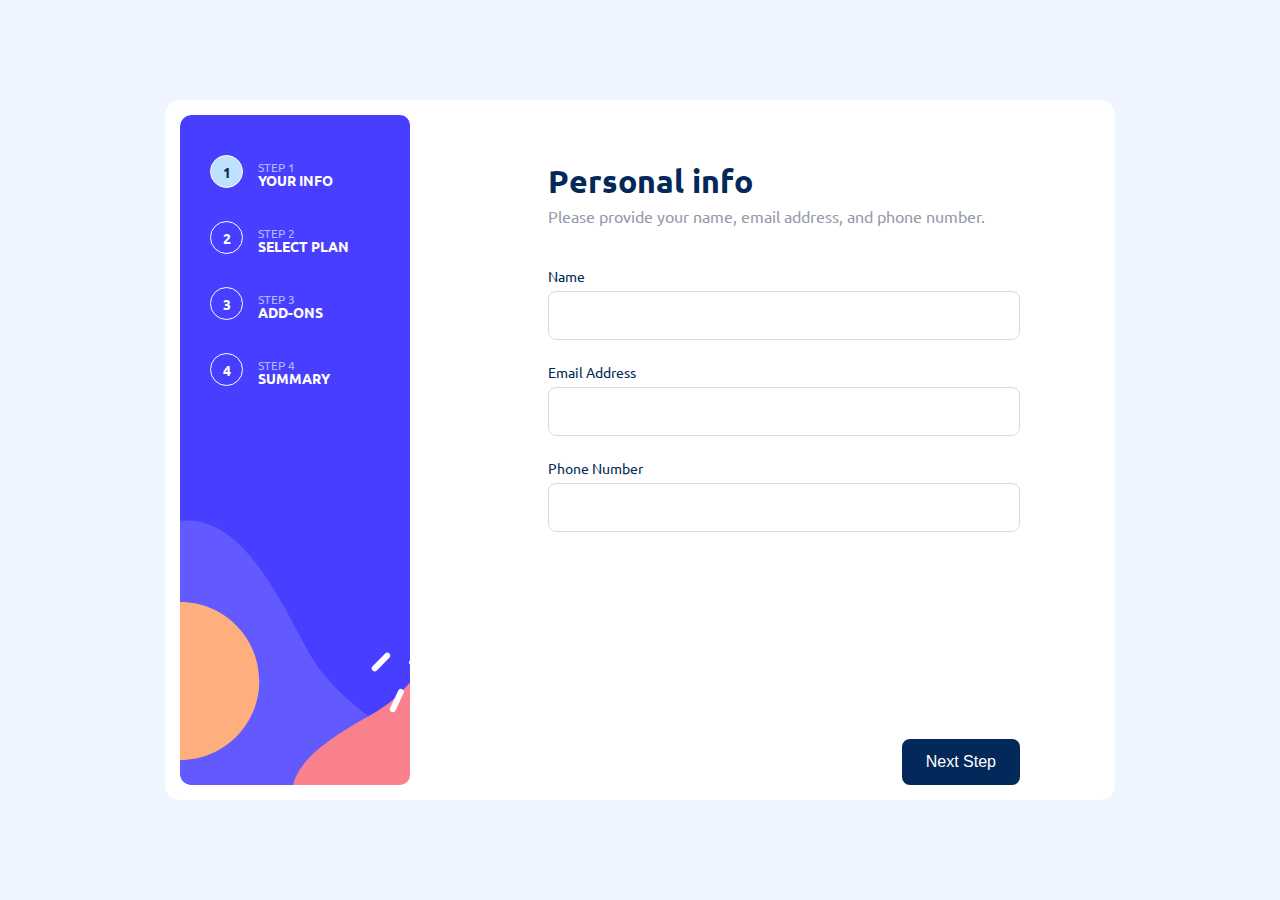
<file: index.html>
<!DOCTYPE html>
<html lang="en">
  <head>
    <meta charset="UTF-8" />
    <meta name="viewport" content="width=device-width, initial-scale=1.0" />
    <link rel="stylesheet" href="style/global.css" />
    <title>Document</title>
  </head>
  <body>
    <main>
      <section class="sidebar">
        <div class="step">
          <div class="step-number active">
            <span>1</span>
          </div>
          <div class="step-info">
            <span>STEP 1</span>
            <p>YOUR INFO</p>
          </div>
        </div>
        <div class="step">
          <div class="step-number">
            <span>2</span>
          </div>
          <div class="step-info">
            <span>STEP 2</span>
            <p>SELECT PLAN</p>
          </div>
        </div>
        <div class="step">
          <div class="step-number">
            <span>3</span>
          </div>
          <div class="step-info">
            <span>STEP 3</span>
            <p>ADD-ONS</p>
          </div>
        </div>
        <div class="step">
          <div class="step-number">
            <span>4</span>
          </div>
          <div class="step-info">
            <span>STEP 4</span>
            <p>SUMMARY</p>
          </div>
        </div>
      </section>
      <section class="main-content">
        <!-- form 1 -->
        <div class="step-content activestep">
          <div class="content">
            <div class="title">
              <span>Personal info</span>
              <p>Please provide your name, email address, and phone number.</p>
            </div>
            <form>
              <label>
                <div class="label-title">
                  <span>Name</span>
                  <p class="requiredText">This field is required</p>
                </div>

                <input type="text" id="name" placeholder="" required />
              </label>
              <label>
                <div class="label-title">
                  <span>Email Address</span>
                  <p class="requiredText">This field is required</p>
                </div>

                <input type="email" id="email" required />
              </label>
              <label>
                <div class="label-title">
                  <span>Phone Number</span>
                  <p class="requiredText">This field is required</p>
                </div>

                <input type="text" id="phone" required />
              </label>
            </form>
          </div>
          <div class="pagination">
            <button class="next" id="next-1">Next Step</button>
          </div>
        </div>
        <!-- form 2 -->
        <div class="step-content">
          <div class="content">
            <div class="title">
              <span>Select your plan</span>
              <p>You have the option of monthly or yearly billing.</p>
            </div>
            <div class="plan-container">
              <div data-value="arcade" class="plan activeplan">
                <img src="assets/images/icon-arcade.svg" alt="arcade" />
                <div class="price">
                  <h3>Arcade</h3>
                  <span class="priceText">$9/mo</span>
                  <p class="monthFree">2 months free</p>
                </div>
              </div>
              <div data-value="advanced" class="plan">
                <img src="assets/images/icon-advanced.svg" alt="advanced" />
                <div class="price">
                  <h3>Advanced</h3>
                  <span class="priceText">$12/mo</span>
                  <p class="monthFree">2 months free</p>
                </div>
              </div>
              <div data-value="pro" class="plan">
                <img src="assets/images/icon-pro.svg" alt="pro" />
                <div class="price">
                  <h3>Pro</h3>
                  <span class="priceText">$15/mo</span>
                  <p class="monthFree">2 months free</p>
                </div>
              </div>
            </div>
            <div class="plan-type">
              <span class="moSpan togSpan">Monthly</span>
              <div class="toggle-switch">
                <input class="toggle-input" id="toggle" type="checkbox" />
                <label class="toggle-label" for="toggle"></label>
              </div>
              <span class="yrSpan">Yearly</span>
            </div>
          </div>
          <div class="pagination">
            <button class="back" id="back-2">Go Back</button>
            <button class="next" id="next-2">Next Step</button>
          </div>
        </div>
        <!-- form 3 -->
        <div class="step-content">
          <div class="content">
            <div class="title">
              <span>Pick add-ons</span>
              <p>Add-ons help enhance your gaming experience.</p>
            </div>
            <!-- addon 1 -->
            <div class="addons-container">
              <div class="addon" id="addOn1">
                <div class="checkbox">
                  <input data-addon="1" class="addonCheckbox" type="checkbox" />
                </div>
                <div class="addon-title">
                  <h3>Online service</h3>
                  <p>Access to multiplayer games</p>
                </div>
                <div class="addon-price">
                  <span>+$1/mo</span>
                </div>
              </div>
            </div>
            <!-- addon 2 -->
            <div class="addons-container">
              <div class="addon" id="addOn2">
                <div class="checkbox">
                  <input data-addon="2" class="addonCheckbox" type="checkbox" />
                </div>
                <div class="addon-title">
                  <h3>Larger storage</h3>
                  <p>Extra 1TB of cloud save</p>
                </div>
                <div class="addon-price">
                  <span>+$2/mo</span>
                </div>
              </div>
            </div>
            <!-- addon 2 -->
            <div class="addons-container">
              <div class="addon" id="addOn3">
                <div class="checkbox">
                  <input data-addon="3" class="addonCheckbox" type="checkbox" />
                </div>
                <div class="addon-title">
                  <h3>Customizable profile</h3>
                  <p>Custom theme on your profile</p>
                </div>
                <div class="addon-price">
                  <span>+$2/mo</span>
                </div>
              </div>
            </div>
          </div>
          <div class="pagination">
            <button class="back" id="back-3">Go Back</button>
            <button class="next" id="next-3">Next Step</button>
          </div>
        </div>
        <!--form 4 summary-->
        <div class="step-content">
          <div class="content">
            <div class="title">
              <span>Finishing up</span>
              <p>Double-check everything looks OK before confirming.</p>
            </div>
            <div class="summary">
              <div class="summ1">
                <div class="sum-left">
                  <span id="planType">Arcade (monthly)</span>
                  <button id="change">Change</button>
                </div>
                <div class="sum-right">
                  <span id="planMoney">$9/mo</span>
                </div>
              </div>
              <div class="underline"></div>
              <div class="summ2">
                <div class="summ-addon sumadd1">
                  <p>Online service</p>
                  <span class="sumaddprice1">+1/mo</span>
                </div>
                <div class="summ-addon sumadd2">
                  <p>Larger storage</p>
                  <span class="sumaddprice2">+1/mo</span>
                </div>
                <div class="summ-addon sumadd3">
                  <p>Customizable profile</p>
                  <span class="sumaddprice3">+2/mo</span>
                </div>
              </div>
            </div>
            <div class="total">
              <p>Total (per month)</p>
              <span id="total">$12/mo</span>
            </div>
          </div>
          <div class="pagination">
            <button class="back" id="back-4">Go Back</button>
            <button class="next" id="confirm">Confirm</button>
          </div>
        </div>
        <!-- form 5 confirmed -->
        <div class="step-content">
          <div class="confirmed">
            <img src="assets/images/icon-thank-you.svg" alt="checkmark" />
            <span>Thank you!</span>
            <p>
              Thanks for confirming your subscription! We hope you have fun
              using our platform. If you ever need support, please feel free to
              email us at support@loremgaming.com.
            </p>
          </div>
        </div>
      </section>
    </main>

    <script src="js/main.js"></script>
  </body>
</html>
</file>
<file: style/global.css>
@font-face {
  font-family: "regular";
  src: url("../assets/fonts/Ubuntu-Regular.ttf");
}
@font-face {
  font-family: "medium";
  src: url("../assets/fonts/Ubuntu-Medium.ttf");
}
@font-face {
  font-family: "bold";
  src: url("../assets/fonts/Ubuntu-Bold.ttf");
}
/* Global reset */
*,
*::before,
*::after {
  margin: 0;
  padding: 0;
  box-sizing: border-box;
}

html,
body,
div,
span,
applet,
object,
iframe,
h1,
h2,
h3,
h4,
h5,
h6,
p,
blockquote,
pre,
a,
abbr,
acronym,
address,
big,
cite,
code,
del,
dfn,
em,
img,
ins,
kbd,
q,
s,
samp,
small,
strike,
strong,
sub,
sup,
tt,
var,
b,
u,
i,
center,
dl,
dt,
dd,
ol,
ul,
li,
fieldset,
form,
label,
legend,
table,
caption,
tbody,
tfoot,
thead,
tr,
th,
td,
article,
aside,
canvas,
details,
embed,
figure,
figcaption,
footer,
header,
hgroup,
menu,
nav,
output,
ruby,
section,
summary,
time,
mark,
audio,
video {
  margin: 0;
  padding: 0;
  border: 0;
  font-size: 100%;
  font: inherit;
  vertical-align: baseline;
  text-decoration: none;
}

/* HTML5 display-role reset for older browsers */
article,
aside,
details,
figcaption,
figure,
footer,
header,
hgroup,
menu,
nav,
section {
  display: block;
}

body {
  line-height: 1;
}

ol,
ul {
  list-style: none;
}

blockquote,
q {
  quotes: none;
}

blockquote:before,
blockquote:after,
q:before,
q:after {
  content: "";
  content: none;
}

button {
  cursor: pointer;
}

/* Global reset end */
body {
  background-color: #eff5ff;
  font-family: "regular";
  height: 100vh;
  display: flex;
  align-items: center;
  padding: 100px 20px;
  box-shadow: rgba(149, 157, 165, 0.2) 0px 8px 24px;
}
@media only screen and (max-width: 850px) {
  body {
    padding: 80px 20px;
  }
}
@media only screen and (max-width: 650px) {
  body {
    padding: 0px;
  }
}
body main {
  display: flex;
  justify-content: space-between;
  align-items: auto;
  max-width: 950px;
  width: 100%;
  height: 100%;
  margin: 0 auto;
  padding: 15px;
  background-color: #ffffff;
  border-radius: 15px;
  position: relative;
}
@media only screen and (max-width: 650px) {
  body main {
    flex-direction: column;
    background-color: transparent;
    padding: 0px;
  }
}
body main .sidebar {
  background-image: url("../assets/images/bg-sidebar-desktop.svg");
  background-size: cover;
  background-repeat: no-repeat;
  border-radius: 10px;
  padding: 40px 30px;
  width: 25%;
}
@media only screen and (max-width: 850px) {
  body main .sidebar {
    width: 30%;
    padding: 30px 15px;
  }
}
@media only screen and (max-width: 650px) {
  body main .sidebar {
    display: flex;
    justify-content: center;
    align-items: center;
    background-image: url("../assets/images/bg-sidebar-mobile.svg");
    border-radius: 0px;
    padding: 40px 0px 100px 0px;
    position: absolute;
    width: 100%;
    height: -moz-fit-content;
    height: fit-content;
  }
}
@media only screen and (max-width: 450px) {
  body main .sidebar {
    padding: 40px 0px 100px 0px;
  }
}
body main .sidebar .step {
  display: flex;
  justify-content: flex-start;
  align-items: center;
}
body main .sidebar .step:not(:last-child) {
  margin-bottom: 33px;
}
body main .sidebar .step .step-number {
  border: 1px solid white;
  padding: 10px;
  border-radius: 50%;
  height: 33px;
  width: 33px;
  display: flex;
  align-items: center;
  justify-content: center;
  margin-right: 15px;
}
body main .sidebar .step .step-number span {
  color: white;
  font-family: "bold";
  font-size: 14px;
}
body main .sidebar .step .step-info span {
  color: #abbcff;
  font-size: 12px;
}
body main .sidebar .step .step-info p {
  color: #ffffff;
  font-size: 14px;
  font-family: "bold";
}
@media only screen and (max-width: 650px) {
  body main .sidebar .step .step-info {
    display: none;
  }
}
body main .sidebar .step .active {
  background-color: #bee2fd;
}
body main .sidebar .step .active span {
  color: #022959;
}
@media only screen and (max-width: 650px) {
  body main .sidebar .step {
    margin-bottom: 0px;
  }
  body main .sidebar .step:not(:last-child) {
    margin-bottom: 0px;
  }
}
body main .main-content {
  display: flex;
  justify-content: center;
  align-items: auto;
  width: 60%;
  padding: 50px 80px 0px 0px;
}
@media only screen and (max-width: 850px) {
  body main .main-content {
    padding: 50px 20px 0px 0px;
  }
}
@media only screen and (max-width: 850px) {
  body main .main-content {
    width: 65%;
  }
}
@media only screen and (max-width: 650px) {
  body main .main-content {
    background-color: #ffffff;
    margin: 20% auto;
    margin-top: 22%;
    z-index: 2;
    padding: 24px;
    border-radius: 10px;
    width: 95%;
  }
}
@media only screen and (max-width: 450px) {
  body main .main-content {
    margin-top: 25%;
  }
}
@media only screen and (max-width: 370px) {
  body main .main-content {
    margin-top: 30%;
  }
}
body main .main-content .activestep {
  display: flex !important;
}
body main .main-content .step-content {
  display: none;
  justify-content: space-between;
  align-items: auto;
  flex-direction: column;
  width: 100%;
}
body main .main-content .step-content .content .title span {
  font-size: 32px;
  color: #022959;
  font-family: "bold";
}
@media only screen and (max-width: 450px) {
  body main .main-content .step-content .content .title span {
    font-size: 24px;
  }
}
body main .main-content .step-content .content .title p {
  font-size: 16px;
  color: #9699aa;
  margin-top: 11px;
}
body main .main-content .step-content .content form {
  display: flex;
  justify-content: auto;
  align-items: auto;
  flex-direction: column;
  margin-top: 20px;
}
body main .main-content .step-content .content form label {
  display: flex;
  justify-content: auto;
  align-items: auto;
  flex-direction: column;
  margin-top: 25px;
}
body main .main-content .step-content .content form label .label-title {
  display: flex;
  justify-content: space-between;
  align-items: center;
  margin-bottom: 8px;
}
body main .main-content .step-content .content form label .label-title span {
  color: #022959;
  font-size: 14px;
}
@media only screen and (max-width: 450px) {
  body main .main-content .step-content .content form label .label-title span {
    font-size: 12px;
  }
}
body main .main-content .step-content .content form label .label-title p {
  font-size: 14px;
  color: #ee374a;
  font-family: "bold";
  display: none;
}
@media only screen and (max-width: 450px) {
  body main .main-content .step-content .content form label .label-title p {
    font-size: 12px;
  }
}
body main .main-content .step-content .content form label input {
  padding: 16px 12px;
  border-radius: 8px;
  border: 1px solid #d6d9e6;
}
body main .main-content .step-content .content form label input .required {
  border-color: #ee374a !important;
}
body main .main-content .step-content .content .plan-container {
  display: flex;
  justify-content: space-between;
  align-items: center;
  margin-top: 40px;
}
@media only screen and (max-width: 650px) {
  body main .main-content .step-content .content .plan-container {
    margin-top: 20px;
  }
}
@media only screen and (max-width: 650px) {
  body main .main-content .step-content .content .plan-container {
    flex-direction: column;
    width: 100%;
  }
}
body main .main-content .step-content .content .plan-container .plan {
  flex: 0.3;
  border-radius: 8px;
  border: 1px solid #d6d9e6;
  padding: 20px;
  cursor: pointer;
  transition: 250ms;
}
@media only screen and (max-width: 650px) {
  body main .main-content .step-content .content .plan-container .plan {
    width: 100%;
    display: flex;
    justify-content: auto;
    align-items: center;
  }
  body main .main-content .step-content .content .plan-container .plan:not(:last-child) {
    margin-bottom: 20px;
  }
}
body main .main-content .step-content .content .plan-container .plan:hover {
  border-color: #483eff;
  transition: 250ms;
}
body main .main-content .step-content .content .plan-container .plan img {
  width: 40px;
  height: 40px;
}
body main .main-content .step-content .content .plan-container .plan .price {
  padding-top: 30px;
}
@media only screen and (max-width: 650px) {
  body main .main-content .step-content .content .plan-container .plan .price {
    padding: 0px 20px;
  }
}
body main .main-content .step-content .content .plan-container .plan .price h3 {
  font-size: 16px;
  color: #022959;
  padding-bottom: 10px;
  font-family: "medium";
}
body main .main-content .step-content .content .plan-container .plan .price span {
  font-size: 14px;
  color: #9699aa;
}
body main .main-content .step-content .content .plan-container .plan .price p {
  padding-top: 10px;
  font-size: 12px;
  display: none;
  color: #022959;
}
body main .main-content .step-content .content .plan-container .activeplan {
  background-color: #f8f9ff;
  border-color: #483eff;
}
body main .main-content .step-content .content .plan-type {
  display: flex;
  justify-content: center;
  align-items: center;
  background-color: #f8f9ff;
  margin-top: 30px;
  padding: 13px;
  border-radius: 8px;
}
body main .main-content .step-content .content .plan-type span {
  color: #9699aa;
  font-size: 14px;
  font-family: "medium";
}
body main .main-content .step-content .content .plan-type .togSpan {
  color: #022959;
}
body main .main-content .step-content .content .plan-type .toggle-switch {
  position: relative;
  display: inline-block;
  width: 40px;
  height: 24px;
  margin: 0px 15px;
}
body main .main-content .step-content .content .plan-type .toggle-switch .toggle-input {
  display: none;
}
body main .main-content .step-content .content .plan-type .toggle-switch .toggle-input:checked + .toggle-label {
  background-color: #022959;
}
body main .main-content .step-content .content .plan-type .toggle-switch .toggle-input:checked + .toggle-label::before {
  transform: translateX(16px);
}
body main .main-content .step-content .content .plan-type .toggle-switch .toggle-label {
  position: absolute;
  top: 0;
  left: 0;
  width: 40px;
  height: 24px;
  border-radius: 17px;
  background-color: #ccc;
  cursor: pointer;
  transition: background-color 0.4s ease;
}
body main .main-content .step-content .content .plan-type .toggle-switch .toggle-label::before {
  content: "";
  position: absolute;
  top: 3px;
  left: 3px;
  width: 18px;
  height: 18px;
  border-radius: 50%;
  background-color: #ffffff;
  box-shadow: 0 2px 5px rgba(0, 0, 0, 0.2);
  transition: transform 0.4s ease;
}
body main .main-content .step-content .content .addons-container {
  margin-top: 40px;
}
@media only screen and (max-width: 650px) {
  body main .main-content .step-content .content .addons-container {
    margin-top: 20px;
  }
}
body main .main-content .step-content .content .addons-container .addon {
  display: flex;
  justify-content: auto;
  align-items: center;
  border: 1px solid #d6d9e6;
  padding: 18px 24px;
  border-radius: 8px;
}
@media only screen and (max-width: 750px) {
  body main .main-content .step-content .content .addons-container .addon {
    padding: 15px 15px;
  }
}
@media only screen and (max-width: 450px) {
  body main .main-content .step-content .content .addons-container .addon {
    padding: 12px 10px;
  }
}
body main .main-content .step-content .content .addons-container .addon .checkbox .addonCheckbox {
  width: 20px;
  height: 20px;
  cursor: pointer;
}
body main .main-content .step-content .content .addons-container .addon .addon-title {
  margin-left: 24px;
}
@media only screen and (max-width: 750px) {
  body main .main-content .step-content .content .addons-container .addon .addon-title {
    margin-left: 18px;
  }
}
@media only screen and (max-width: 450px) {
  body main .main-content .step-content .content .addons-container .addon .addon-title {
    margin-left: 14px;
  }
}
body main .main-content .step-content .content .addons-container .addon .addon-title h3 {
  font-size: 16px;
  color: #022959;
  font-family: "medium";
  padding-bottom: 5px;
}
@media only screen and (max-width: 450px) {
  body main .main-content .step-content .content .addons-container .addon .addon-title h3 {
    font-size: 14px;
  }
}
body main .main-content .step-content .content .addons-container .addon .addon-title p {
  color: #9699aa;
  font-size: 14px;
  padding-top: 5px;
}
@media only screen and (max-width: 450px) {
  body main .main-content .step-content .content .addons-container .addon .addon-title p {
    font-size: 12px;
  }
}
body main .main-content .step-content .content .addons-container .addon .addon-price {
  margin-left: auto;
}
body main .main-content .step-content .content .addons-container .addon .addon-price span {
  color: #483eff;
  font-size: 14px;
}
@media only screen and (max-width: 450px) {
  body main .main-content .step-content .content .addons-container .addon .addon-price span {
    font-size: 12px;
  }
}
body main .main-content .step-content .content .addons-container .activeAddon {
  background-color: #f8f9ff;
  border-color: #483eff;
}
body main .main-content .step-content .content .summary {
  background-color: #f8f9ff;
  padding: 16px 24px;
  border-radius: 8px;
  margin-top: 40px;
}
body main .main-content .step-content .content .summary .summ1 {
  display: flex;
  justify-content: space-between;
  align-items: center;
}
body main .main-content .step-content .content .summary .summ1 .sum-left {
  display: flex;
  justify-content: auto;
  align-items: auto;
  flex-direction: column;
}
body main .main-content .step-content .content .summary .summ1 .sum-left #planType {
  font-size: 16px;
  color: #022959;
  font-family: "medium";
}
@media only screen and (max-width: 450px) {
  body main .main-content .step-content .content .summary .summ1 .sum-left #planType {
    font-size: 14px;
  }
}
body main .main-content .step-content .content .summary .summ1 .sum-left #change {
  background-color: transparent;
  border: none;
  text-align: left;
  color: #9699aa;
  text-decoration: underline;
  transition: 250ms;
  font-size: 14px;
  margin-top: 8px;
}
body main .main-content .step-content .content .summary .summ1 .sum-left #change:hover {
  color: #483eff;
  transition: 250ms;
}
body main .main-content .step-content .content .summary .summ1 .sum-right #planMoney {
  font-size: 16px;
  color: #022959;
  font-family: "bold";
}
@media only screen and (max-width: 450px) {
  body main .main-content .step-content .content .summary .summ1 .sum-right #planMoney {
    font-size: 14px;
  }
}
body main .main-content .step-content .content .summary .underline {
  height: 1px;
  background-color: #9699aa;
  margin: 24px 0px;
  opacity: 0.2;
}
body main .main-content .step-content .content .summary .summ2 .summ-addon {
  display: flex;
  justify-content: space-between;
  align-items: center;
}
body main .main-content .step-content .content .summary .summ2 .summ-addon:not(:last-child) {
  margin-bottom: 15px;
}
body main .main-content .step-content .content .summary .summ2 .summ-addon p {
  font-size: 14px;
  color: #9699aa;
}
body main .main-content .step-content .content .summary .summ2 .summ-addon span {
  font-size: 14px;
  color: #022959;
}
body main .main-content .step-content .content .summary .summ2 .sumadd1,
body main .main-content .step-content .content .summary .summ2 .sumadd2,
body main .main-content .step-content .content .summary .summ2 .sumadd3 {
  display: none;
}
body main .main-content .step-content .content .total {
  display: flex;
  justify-content: space-between;
  align-items: auto;
  padding: 20px 24px;
}
body main .main-content .step-content .content .total p {
  font-size: 14px;
  color: #9699aa;
}
body main .main-content .step-content .content .total span {
  color: #483eff;
  font-size: 20px;
  font-family: "bold";
}
@media only screen and (max-width: 450px) {
  body main .main-content .step-content .content .total span {
    font-size: 16px;
  }
}
body main .main-content .step-content .pagination {
  display: flex;
  justify-content: space-between;
  align-items: center;
  width: 100%;
}
body main .main-content .step-content .pagination .back {
  background-color: transparent;
  border: none;
  font-size: 16px;
  transition: 250ms;
  font-family: "medium";
  color: #9699aa;
}
body main .main-content .step-content .pagination .back:hover {
  color: #022959;
  transition: 250ms;
}
@media only screen and (max-width: 450px) {
  body main .main-content .step-content .pagination .back {
    font-size: 14px;
  }
}
body main .main-content .step-content .pagination .next {
  font-size: 16px;
  color: #ffffff;
  background-color: #022959;
  padding: 14px 24px;
  border-radius: 8px;
  margin-left: auto;
  transition: 250ms;
  border: none;
}
body main .main-content .step-content .pagination .next:hover {
  background-color: #164a8a;
  transition: 250ms;
}
@media only screen and (max-width: 450px) {
  body main .main-content .step-content .pagination .next {
    font-size: 14px;
    padding: 12px 18px;
  }
}
body main .main-content .step-content .pagination #confirm {
  background-color: #483eff !important;
}
body main .main-content .step-content .pagination #confirm:hover {
  opacity: 0.7;
}
@media only screen and (max-width: 650px) {
  body main .main-content .step-content .pagination {
    position: absolute;
    background-color: #ffffff;
    bottom: 0;
    right: 0;
    left: 0;
    padding: 16px;
  }
}
body main .main-content .step-content .confirmed {
  display: flex;
  justify-content: center;
  align-items: center;
  flex-direction: column;
  height: 100%;
  width: 100%;
  text-align: center;
}
@media only screen and (max-width: 650px) {
  body main .main-content .step-content .confirmed {
    padding: 70px 0px;
  }
}
body main .main-content .step-content .confirmed img {
  width: 80px;
  height: 80px;
  margin-bottom: 30px;
}
body main .main-content .step-content .confirmed span {
  font-size: 32px;
  font-family: "bold";
  color: #022959;
}
@media only screen and (max-width: 450px) {
  body main .main-content .step-content .confirmed span {
    font-size: 24px;
  }
}
body main .main-content .step-content .confirmed p {
  margin-top: 15px;
  font-size: 16px;
  line-height: 25px;
  color: #9699aa;
}
body .show {
  display: block !important;
}/*# sourceMappingURL=global.css.map */
</file>
